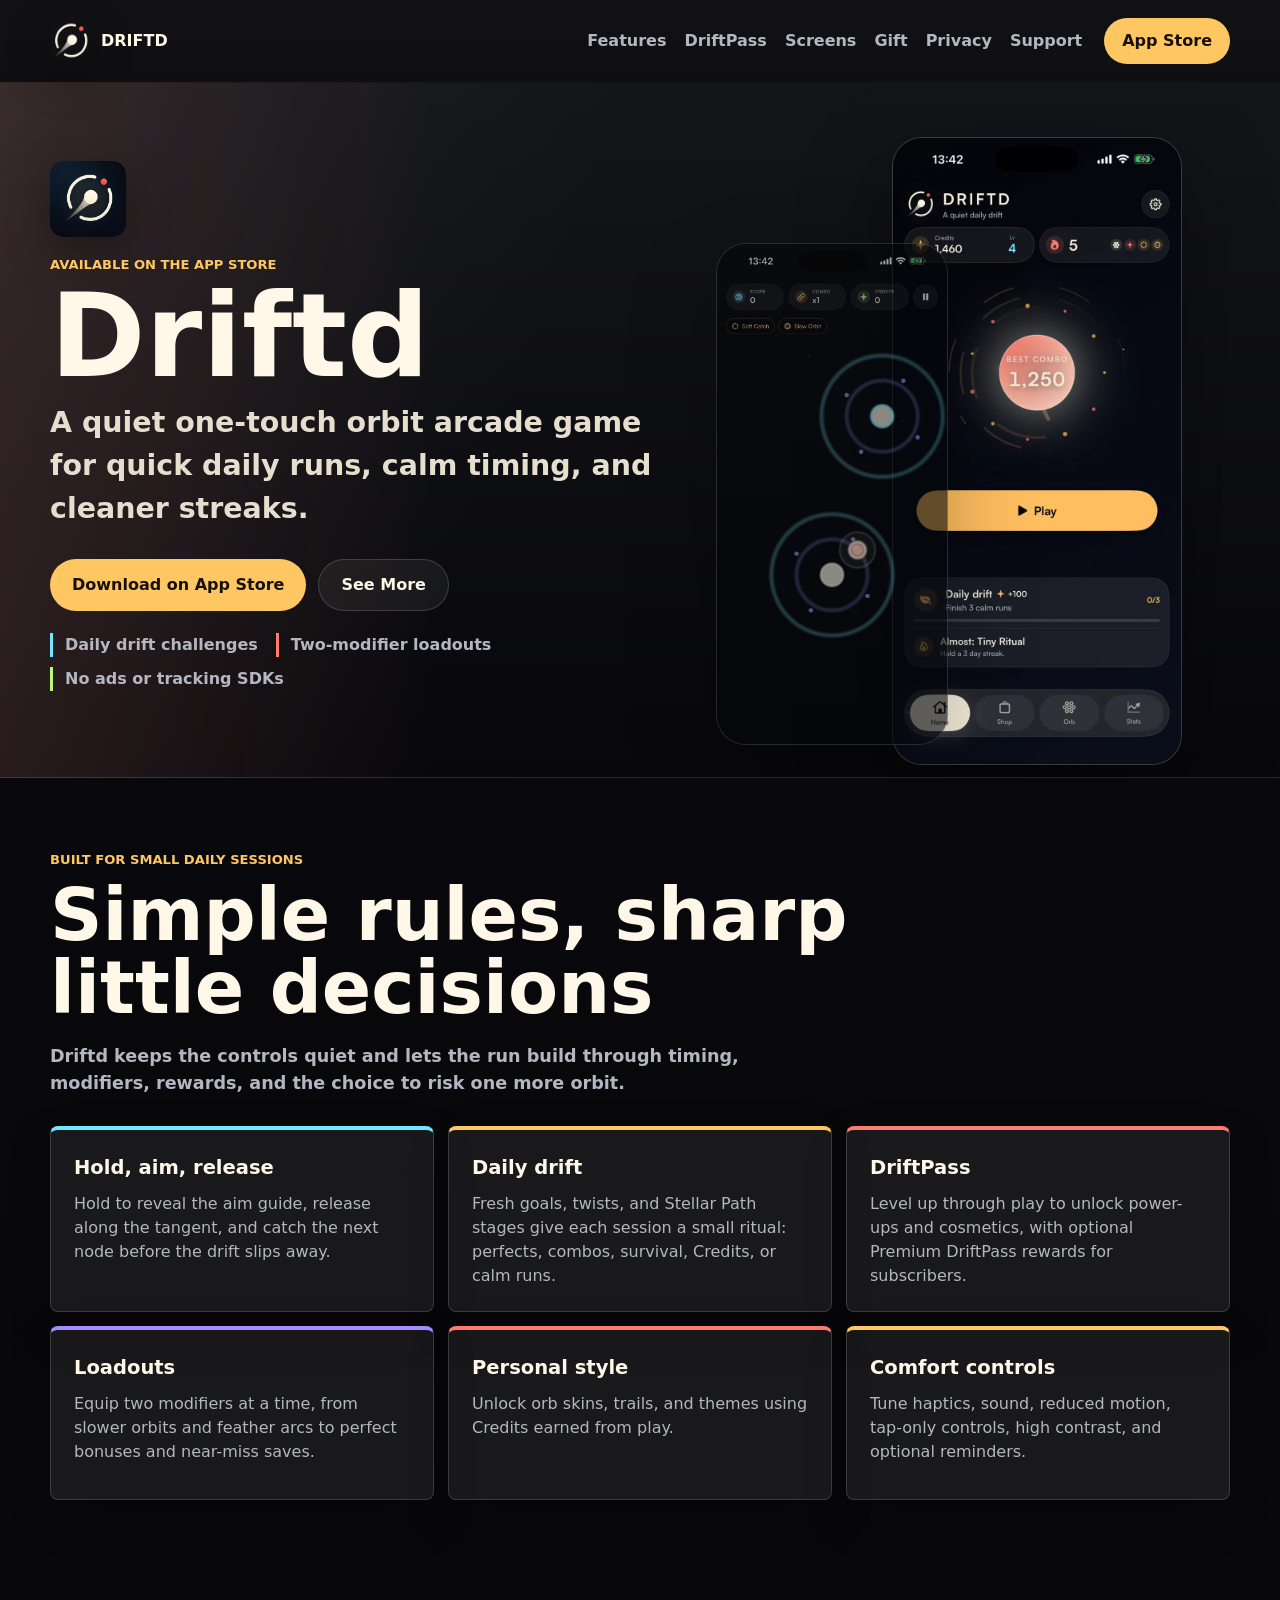
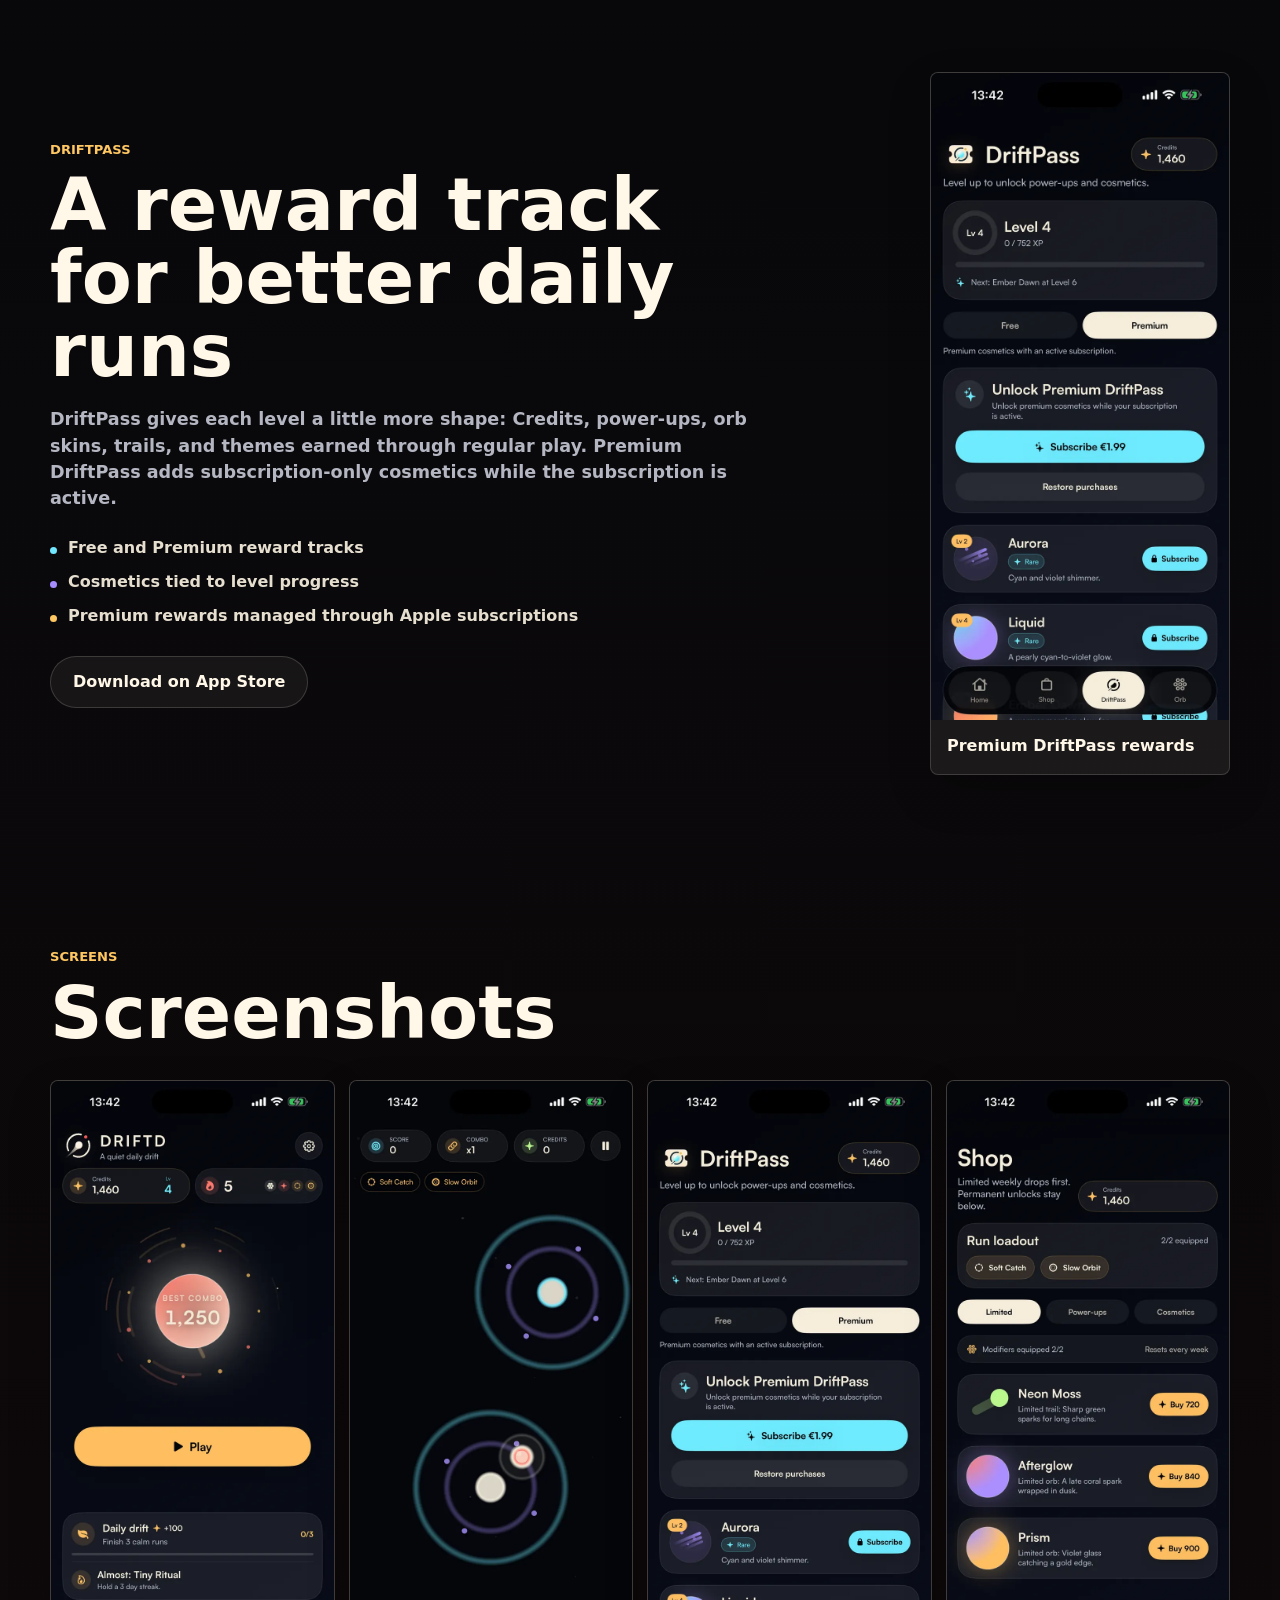
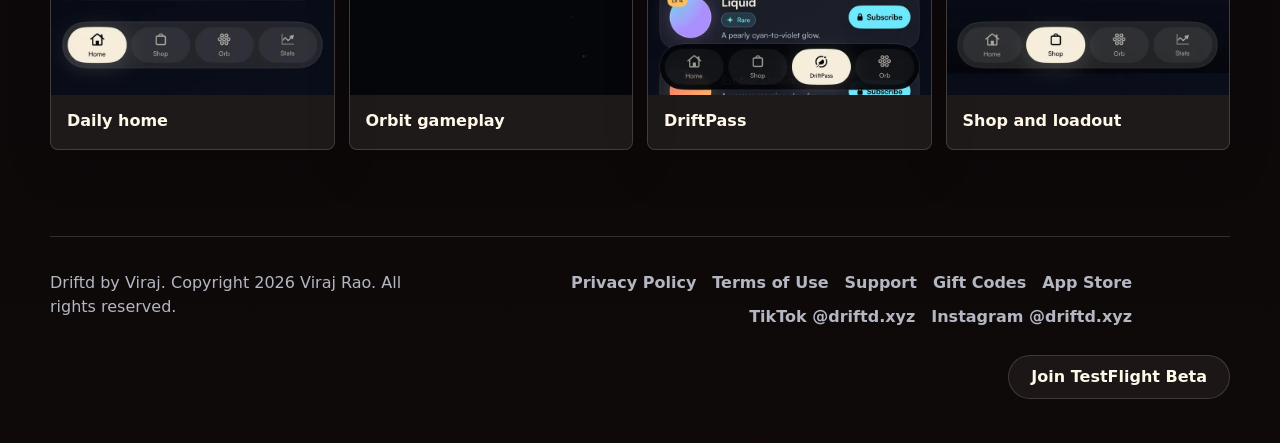
<file: index.html>
<!doctype html>
<html lang="en">
<head>
  <meta charset="utf-8">
  <meta name="viewport" content="width=device-width, initial-scale=1">
  <title>Driftd - One-touch orbit arcade</title>
  <meta name="description" content="Driftd is a calm one-touch arcade game for iPhone with daily challenges, Stellar Path stages, streaks, loadouts, cosmetics, and DriftPass rewards. Download it on the App Store.">
  <link rel="canonical" href="https://driftd.xyz/">
  <meta name="theme-color" content="#09090d">
  <meta property="og:type" content="website">
  <meta property="og:site_name" content="Driftd">
  <meta property="og:title" content="Driftd - One-touch orbit arcade">
  <meta property="og:description" content="Quick daily orbit runs, Stellar Path stages, calm timing, loadouts, cosmetics, and DriftPass rewards for iPhone. Now available on the App Store.">
  <meta property="og:url" content="https://driftd.xyz/">
  <meta property="og:image" content="https://driftd.xyz/assets/driftd-app-icon.png">
  <meta name="twitter:card" content="summary">
  <meta name="twitter:title" content="Driftd - One-touch orbit arcade">
  <meta name="twitter:description" content="Quick daily orbit runs, Stellar Path stages, calm timing, loadouts, cosmetics, and DriftPass rewards for iPhone. Now available on the App Store.">
  <meta name="twitter:image" content="https://driftd.xyz/assets/driftd-app-icon.png">
  <link rel="icon" href="assets/driftd-app-icon.png">
  <link rel="apple-touch-icon" href="assets/driftd-app-icon.png">
  <link rel="stylesheet" href="styles.css?v=20260520">
</head>
<body>
  <header class="site-header">
    <a class="brand" href="index.html" aria-label="Driftd home">
      <picture>
        <source srcset="assets/driftd-logo-mark.webp" type="image/webp">
        <img src="assets/driftd-logo.png" alt="" width="40" height="40">
      </picture>
      <span>DRIFTD</span>
    </a>
    <nav class="main-nav" aria-label="Main navigation">
      <a href="#features">Features</a>
      <a href="#driftpass">DriftPass</a>
      <a href="#screenshots">Screens</a>
      <a href="gift/">Gift</a>
      <a href="privacy.html">Privacy</a>
      <a href="support.html">Support</a>
    </nav>
    <a class="header-cta" href="https://apps.apple.com/nl/app/driftd/id6770102466?l=en-GB" aria-label="Download Driftd on the App Store">App Store</a>
  </header>

  <main>
    <section class="hero" aria-labelledby="hero-title">
      <div class="hero-inner">
        <div class="hero-copy">
          <picture>
            <source srcset="assets/driftd-app-icon-256.webp" type="image/webp">
            <img class="app-icon" src="assets/driftd-app-icon.png" alt="Driftd app icon" width="76" height="76">
          </picture>
          <p class="eyebrow">Available on the App Store</p>
          <h1 id="hero-title">Driftd</h1>
          <p class="lede">A quiet one-touch orbit arcade game for quick daily runs, calm timing, and cleaner streaks.</p>
          <div class="actions">
            <a class="button primary" href="https://apps.apple.com/nl/app/driftd/id6770102466?l=en-GB">Download on App Store</a>
            <a class="button secondary" href="#screenshots">See More</a>
          </div>
          <ul class="hero-points" aria-label="Driftd highlights">
            <li>Daily drift challenges</li>
            <li>Two-modifier loadouts</li>
            <li>No ads or tracking SDKs</li>
          </ul>
        </div>
        <div class="hero-showcase" aria-label="Driftd app preview">
          <picture class="phone-shot phone-shot-primary">
            <source srcset="screenshots/home.webp" type="image/webp">
            <img src="screenshots/home.png" alt="Driftd home screen with the Play button, daily challenge, level, Credits, and streak progress" width="1320" height="2868">
          </picture>
          <picture class="phone-shot phone-shot-secondary">
            <source srcset="screenshots/gameplay.webp" type="image/webp">
            <img src="screenshots/gameplay.png" alt="" width="1320" height="2868">
          </picture>
        </div>
      </div>
    </section>

    <section id="features" class="section">
      <div class="section-heading">
        <p class="eyebrow">Built for small daily sessions</p>
        <h2>Simple rules, sharp little decisions</h2>
        <p>Driftd keeps the controls quiet and lets the run build through timing, modifiers, rewards, and the choice to risk one more orbit.</p>
      </div>
      <div class="feature-grid">
        <article>
          <h3>Hold, aim, release</h3>
          <p>Hold to reveal the aim guide, release along the tangent, and catch the next node before the drift slips away.</p>
        </article>
        <article>
          <h3>Daily drift</h3>
          <p>Fresh goals, twists, and Stellar Path stages give each session a small ritual: perfects, combos, survival, Credits, or calm runs.</p>
        </article>
        <article>
          <h3>DriftPass</h3>
          <p>Level up through play to unlock power-ups and cosmetics, with optional Premium DriftPass rewards for subscribers.</p>
        </article>
        <article>
          <h3>Loadouts</h3>
          <p>Equip two modifiers at a time, from slower orbits and feather arcs to perfect bonuses and near-miss saves.</p>
        </article>
        <article>
          <h3>Personal style</h3>
          <p>Unlock orb skins, trails, and themes using Credits earned from play.</p>
        </article>
        <article>
          <h3>Comfort controls</h3>
          <p>Tune haptics, sound, reduced motion, tap-only controls, high contrast, and optional reminders.</p>
        </article>
      </div>
    </section>

    <section id="driftpass" class="section pass-section">
      <div class="pass-copy">
        <p class="eyebrow">DriftPass</p>
        <h2>A reward track for better daily runs</h2>
        <p>DriftPass gives each level a little more shape: Credits, power-ups, orb skins, trails, and themes earned through regular play. Premium DriftPass adds subscription-only cosmetics while the subscription is active.</p>
        <ul class="pass-list">
          <li>Free and Premium reward tracks</li>
          <li>Cosmetics tied to level progress</li>
          <li>Premium rewards managed through Apple subscriptions</li>
        </ul>
        <a class="button secondary" href="https://apps.apple.com/nl/app/driftd/id6770102466?l=en-GB">Download on App Store</a>
      </div>
      <figure class="pass-shot">
        <picture>
          <source srcset="screenshots/driftpass.webp" type="image/webp">
          <img src="screenshots/driftpass.png" alt="Driftd DriftPass screen showing free and premium reward tracks with subscription cosmetics" width="1320" height="2868" loading="lazy">
        </picture>
        <figcaption>Premium DriftPass rewards</figcaption>
      </figure>
    </section>

    <section id="screenshots" class="section screenshots">
      <div class="section-heading">
        <p class="eyebrow">Screens</p>
        <h2>Screenshots</h2>
      </div>
      <div class="phone-grid">
        <figure>
          <picture>
            <source srcset="screenshots/home.webp" type="image/webp">
            <img src="screenshots/home.png" alt="Driftd home screen with Credits, Level, streak, Play button, and daily challenge" width="1320" height="2868" loading="lazy">
          </picture>
          <figcaption>Daily home</figcaption>
        </figure>
        <figure>
          <picture>
            <source srcset="screenshots/gameplay.webp" type="image/webp">
            <img src="screenshots/gameplay.png" alt="Driftd gameplay with score, combo, credits, orbit nodes, and player orb" width="1320" height="2868" loading="lazy">
          </picture>
          <figcaption>Orbit gameplay</figcaption>
        </figure>
        <figure>
          <picture>
            <source srcset="screenshots/driftpass.webp" type="image/webp">
            <img src="screenshots/driftpass.png" alt="Driftd DriftPass screen with Premium subscription rewards and locked cosmetics" width="1320" height="2868" loading="lazy">
          </picture>
          <figcaption>DriftPass</figcaption>
        </figure>
        <figure>
          <picture>
            <source srcset="screenshots/shop.webp" type="image/webp">
            <img src="screenshots/shop.png" alt="Driftd shop screen with run loadout, daily items, power-ups, and cosmetics" width="1320" height="2868" loading="lazy">
          </picture>
          <figcaption>Shop and loadout</figcaption>
        </figure>
      </div>
    </section>
  </main>

  <footer class="site-footer">
    <p>Driftd by <a href="https://virajrao.com">Viraj</a>. Copyright 2026 Viraj Rao. All rights reserved.</p>
    <div class="footer-links">
      <a href="privacy.html">Privacy Policy</a>
      <a href="https://www.apple.com/legal/internet-services/itunes/dev/stdeula/">Terms of Use</a>
      <a href="support.html">Support</a>
      <a href="gift/">Gift Codes</a>
      <a href="https://apps.apple.com/nl/app/driftd/id6770102466?l=en-GB">App Store</a>
      <a href="https://www.tiktok.com/@driftd.xyz">TikTok @driftd.xyz</a>
      <a href="https://www.instagram.com/driftd.xyz/">Instagram @driftd.xyz</a>
    </div>
    <div class="footer-beta">
      <a class="button secondary" href="https://testflight.apple.com/join/kvmJxUBj">Join TestFlight Beta</a>
    </div>
  </footer>
</body>
</html>
</file>
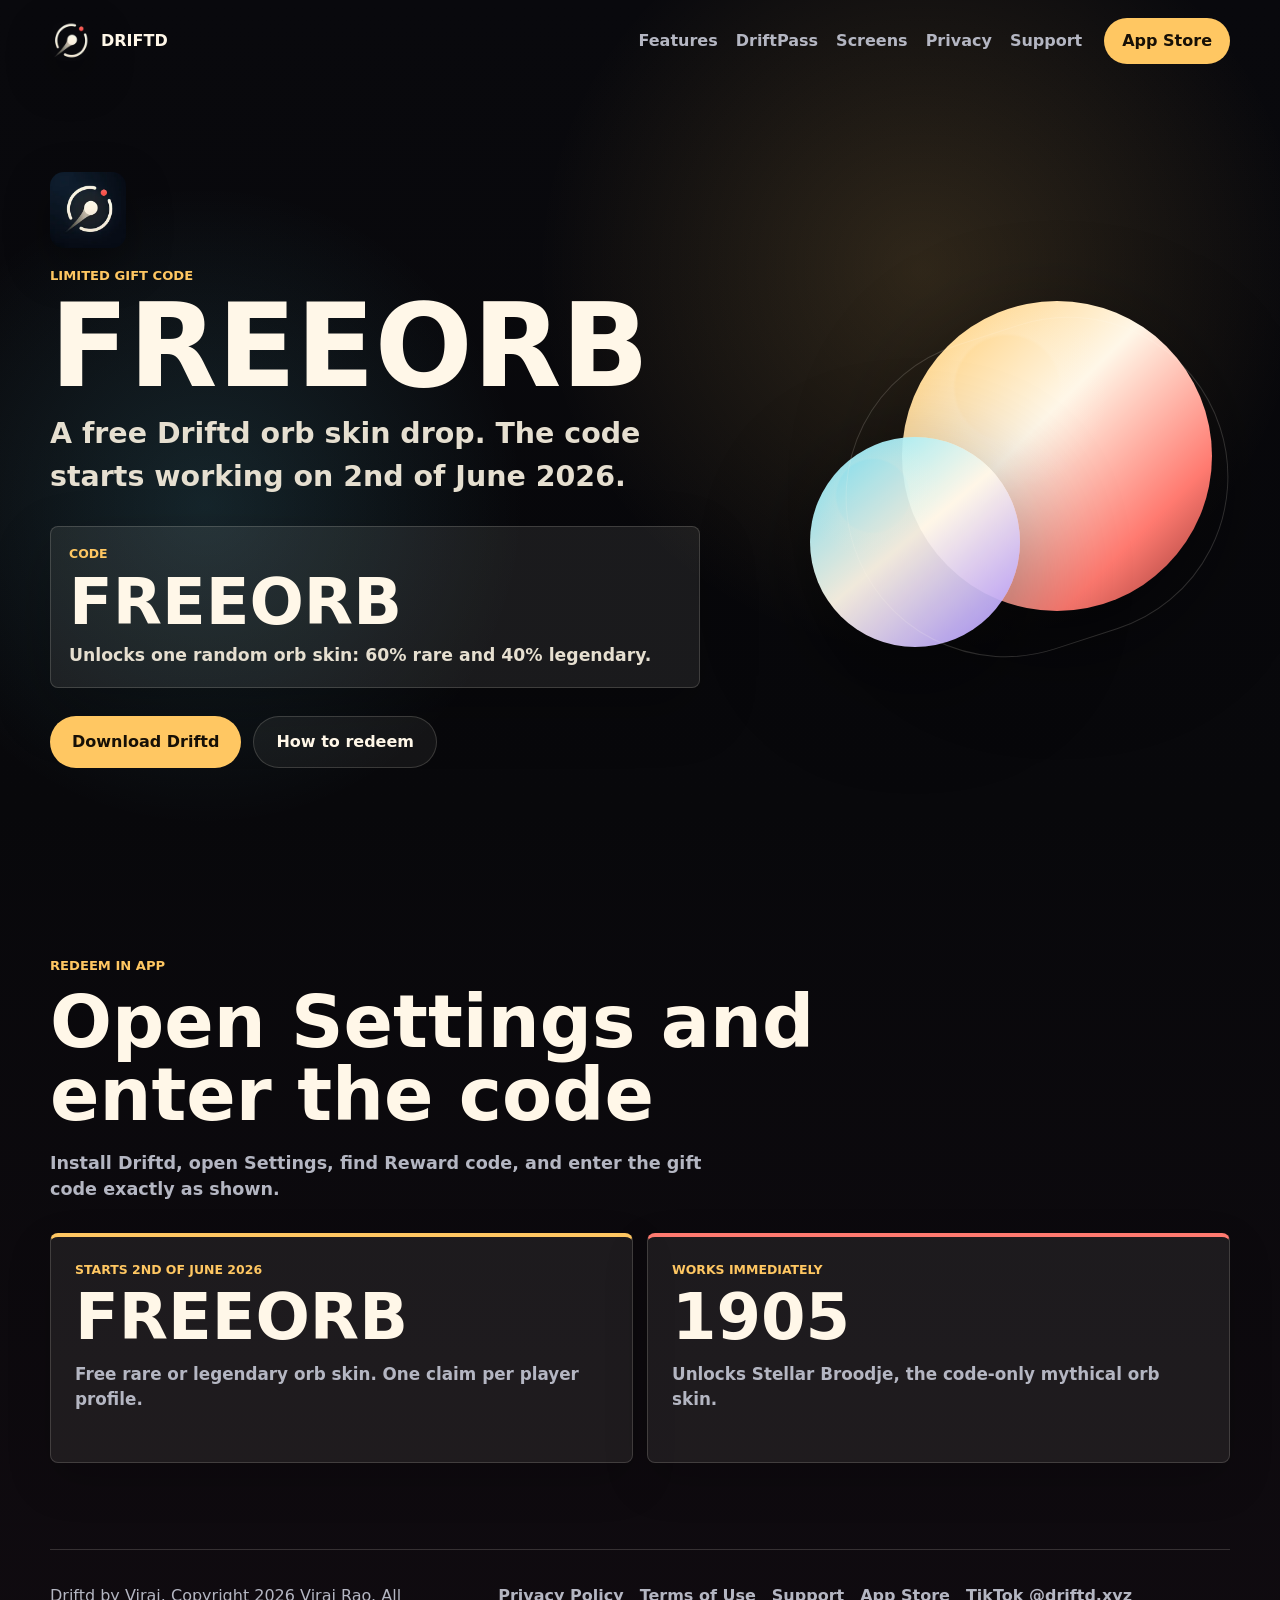
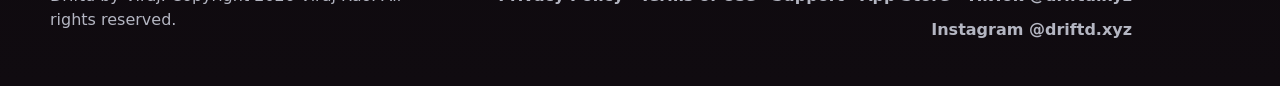
<file: gift/index.html>
<!doctype html>
<html lang="en">
<head>
  <meta charset="utf-8">
  <meta name="viewport" content="width=device-width, initial-scale=1">
  <title>FREEORB - Driftd Gift Code</title>
  <meta name="description" content="Claim Driftd gift codes. FREEORB starts working on 2nd of June 2026 for a free rare or legendary orb skin. Code 1905 works immediately.">
  <link rel="canonical" href="https://driftd.xyz/gift/">
  <meta name="theme-color" content="#09090d">
  <meta property="og:type" content="website">
  <meta property="og:site_name" content="Driftd">
  <meta property="og:title" content="FREEORB - Driftd Gift Code">
  <meta property="og:description" content="FREEORB starts working on 2nd of June 2026 for a free rare or legendary orb skin. Code 1905 works immediately.">
  <meta property="og:url" content="https://driftd.xyz/gift/">
  <meta property="og:image" content="https://driftd.xyz/assets/driftd-app-icon.png">
  <meta name="twitter:card" content="summary">
  <meta name="twitter:title" content="FREEORB - Driftd Gift Code">
  <meta name="twitter:description" content="FREEORB starts working on 2nd of June 2026 for a free rare or legendary orb skin. Code 1905 works immediately.">
  <meta name="twitter:image" content="https://driftd.xyz/assets/driftd-app-icon.png">
  <link rel="icon" href="../assets/driftd-app-icon.png">
  <link rel="apple-touch-icon" href="../assets/driftd-app-icon.png">
  <link rel="stylesheet" href="../styles.css?v=20260531">
</head>
<body class="gift-page">
  <header class="site-header">
    <a class="brand" href="../index.html" aria-label="Driftd home">
      <picture>
        <source srcset="../assets/driftd-logo-mark.webp" type="image/webp">
        <img src="../assets/driftd-logo.png" alt="" width="40" height="40">
      </picture>
      <span>DRIFTD</span>
    </a>
    <nav class="main-nav" aria-label="Main navigation">
      <a href="../index.html#features">Features</a>
      <a href="../index.html#driftpass">DriftPass</a>
      <a href="../index.html#screenshots">Screens</a>
      <a href="../privacy.html">Privacy</a>
      <a href="../support.html">Support</a>
    </nav>
    <a class="header-cta" href="https://apps.apple.com/nl/app/driftd/id6770102466?l=en-GB" aria-label="Download Driftd on the App Store">App Store</a>
  </header>

  <main>
    <section class="gift-hero" aria-labelledby="gift-title">
      <div class="gift-copy">
        <picture>
          <source srcset="../assets/driftd-app-icon-256.webp" type="image/webp">
          <img class="app-icon" src="../assets/driftd-app-icon.png" alt="Driftd app icon" width="76" height="76">
        </picture>
        <p class="eyebrow">Limited gift code</p>
        <h1 id="gift-title">FREEORB</h1>
        <p class="lede">A free Driftd orb skin drop. The code starts working on 2nd of June 2026.</p>
        <div class="gift-code-panel" aria-label="FREEORB reward details">
          <div>
            <span class="code-label">Code</span>
            <strong>FREEORB</strong>
          </div>
          <p>Unlocks one random orb skin: 60% rare and 40% legendary.</p>
        </div>
        <div class="actions">
          <a class="button primary" href="https://apps.apple.com/nl/app/driftd/id6770102466?l=en-GB">Download Driftd</a>
          <a class="button secondary" href="#redeem">How to redeem</a>
        </div>
      </div>
      <div class="gift-orb-stage" aria-hidden="true">
        <div class="gift-orb gift-orb-legendary"></div>
        <div class="gift-orb gift-orb-rare"></div>
        <div class="gift-ring"></div>
      </div>
    </section>

    <section id="redeem" class="section gift-section">
      <div class="section-heading">
        <p class="eyebrow">Redeem in app</p>
        <h2>Open Settings and enter the code</h2>
        <p>Install Driftd, open Settings, find Reward code, and enter the gift code exactly as shown.</p>
      </div>
      <div class="gift-grid">
        <article>
          <span class="code-label">Starts 2nd of June 2026</span>
          <h3>FREEORB</h3>
          <p>Free rare or legendary orb skin. One claim per player profile.</p>
        </article>
        <article>
          <span class="code-label">Works immediately</span>
          <h3>1905</h3>
          <p>Unlocks Stellar Broodje, the code-only mythical orb skin.</p>
        </article>
      </div>
    </section>
  </main>

  <footer class="site-footer">
    <p>Driftd by <a href="https://virajrao.com">Viraj</a>. Copyright 2026 Viraj Rao. All rights reserved.</p>
    <div class="footer-links">
      <a href="../privacy.html">Privacy Policy</a>
      <a href="https://www.apple.com/legal/internet-services/itunes/dev/stdeula/">Terms of Use</a>
      <a href="../support.html">Support</a>
      <a href="https://apps.apple.com/nl/app/driftd/id6770102466?l=en-GB">App Store</a>
      <a href="https://www.tiktok.com/@driftd.xyz">TikTok @driftd.xyz</a>
      <a href="https://www.instagram.com/driftd.xyz/">Instagram @driftd.xyz</a>
    </div>
  </footer>
</body>
</html>
</file>
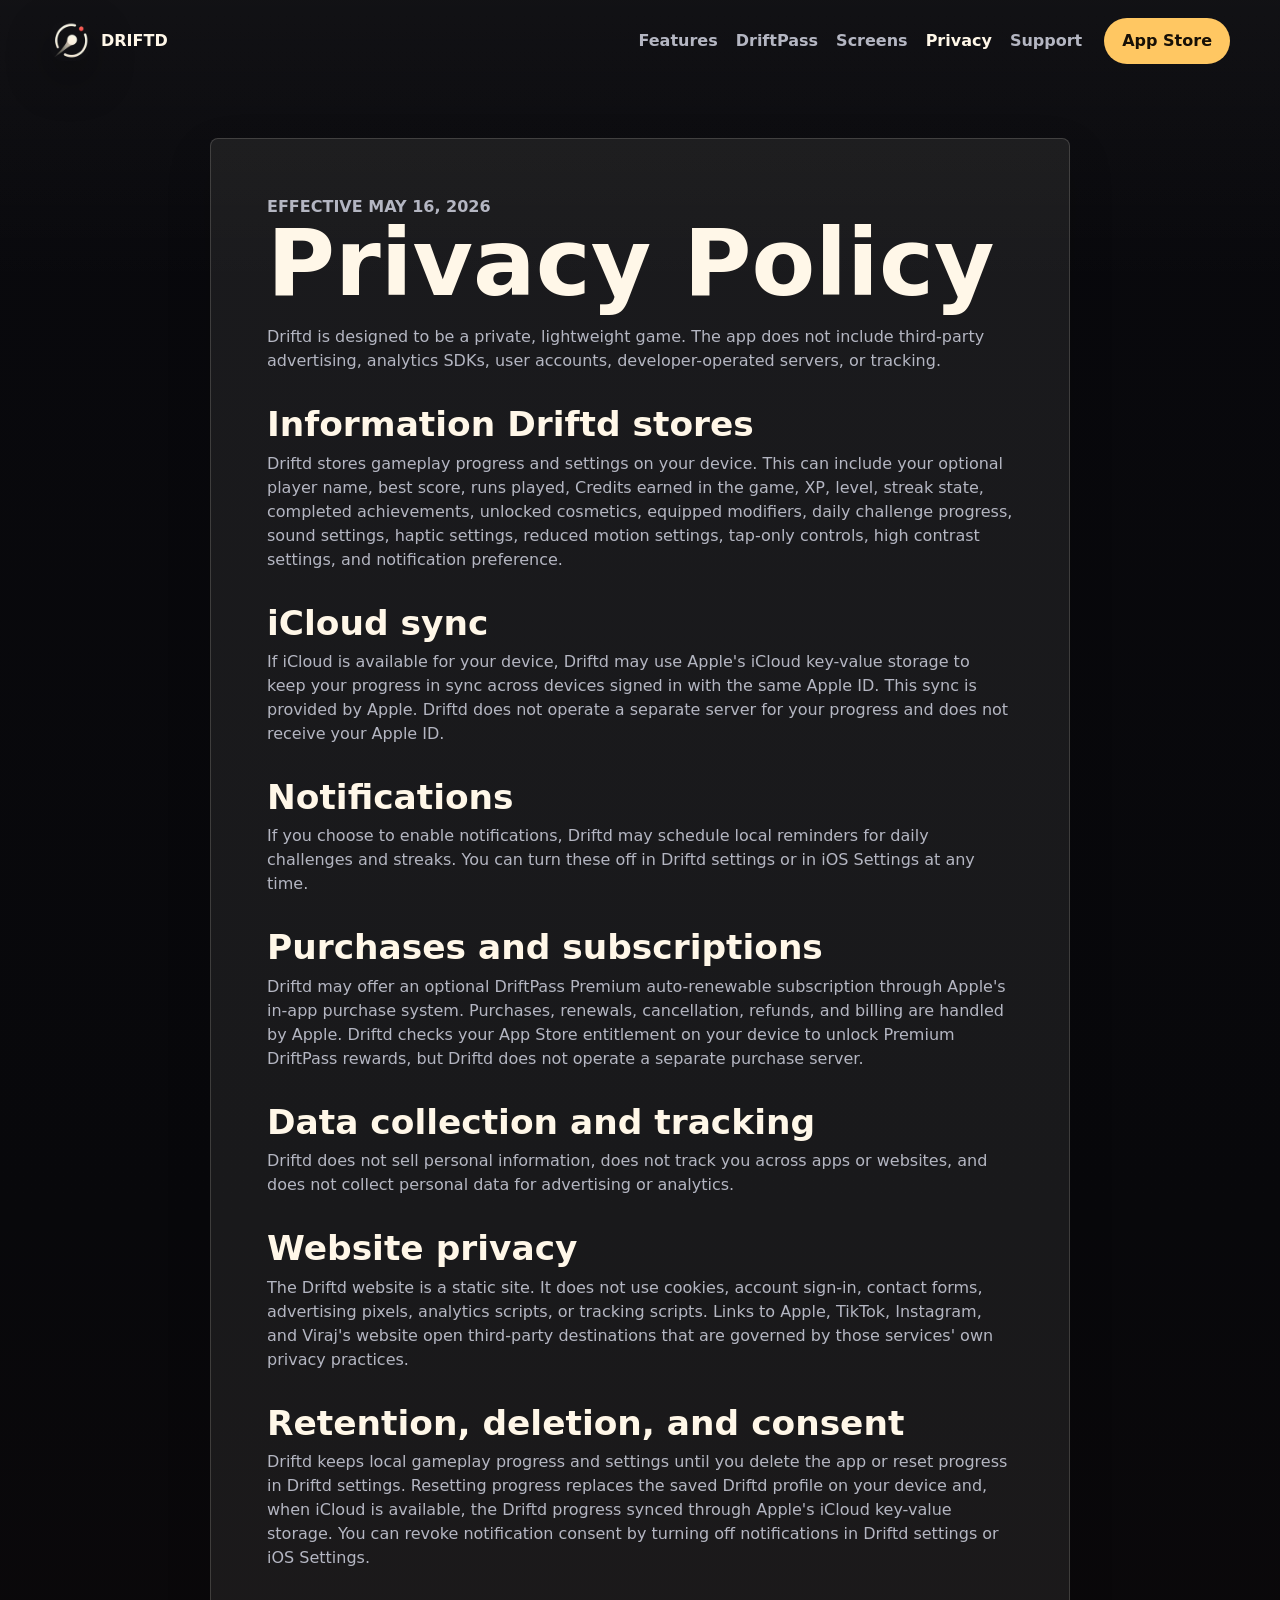
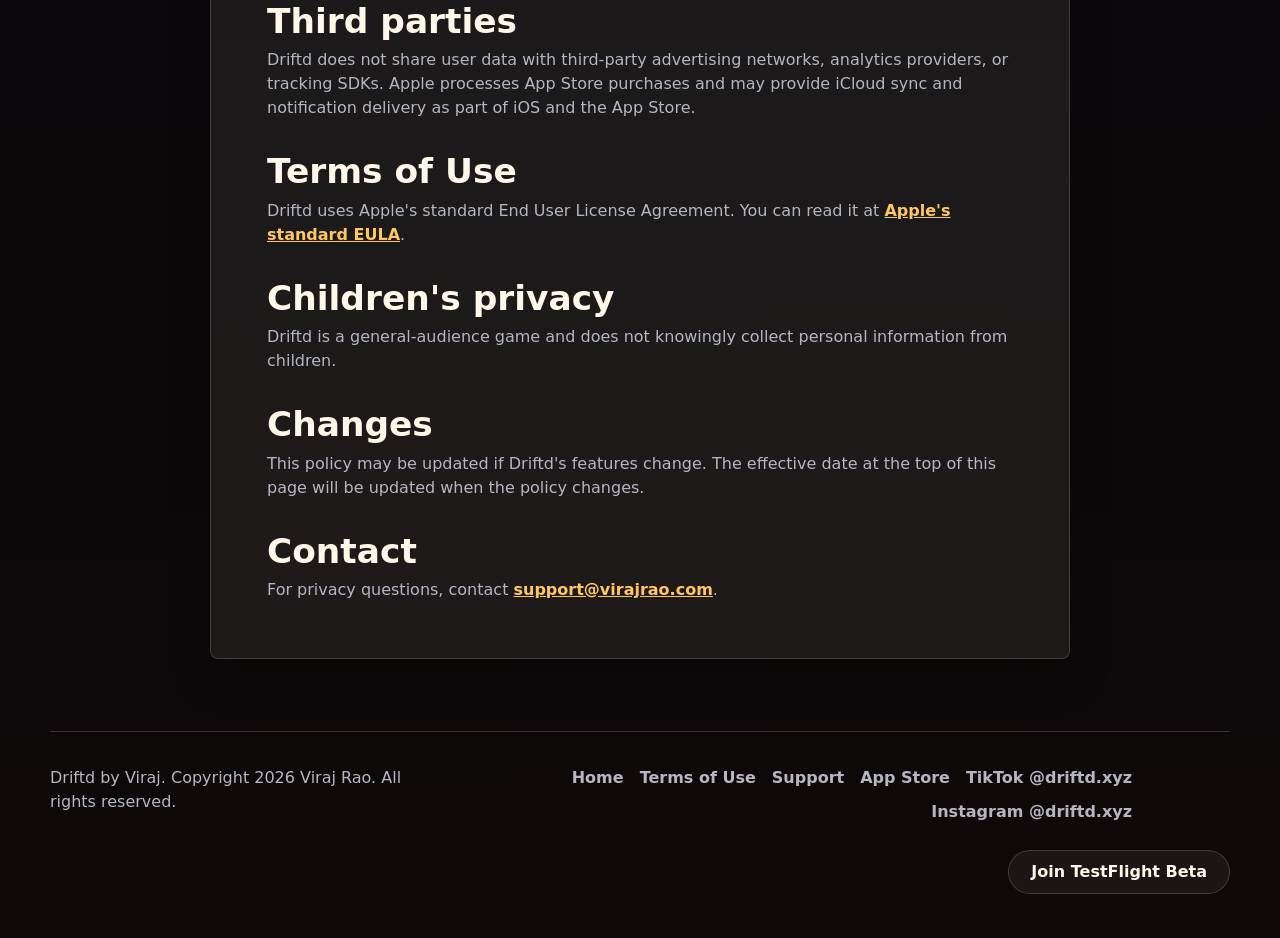
<file: privacy.html>
<!doctype html>
<html lang="en">
<head>
  <meta charset="utf-8">
  <meta name="viewport" content="width=device-width, initial-scale=1">
  <title>Privacy Policy - Driftd</title>
  <meta name="description" content="Privacy Policy for Driftd, an iPhone game by Viraj Rao.">
  <link rel="canonical" href="https://driftd.xyz/privacy.html">
  <meta name="theme-color" content="#09090d">
  <meta property="og:type" content="website">
  <meta property="og:site_name" content="Driftd">
  <meta property="og:title" content="Privacy Policy - Driftd">
  <meta property="og:description" content="Driftd does not include third-party ads, analytics SDKs, accounts, developer-operated servers, or tracking.">
  <meta property="og:url" content="https://driftd.xyz/privacy.html">
  <meta property="og:image" content="https://driftd.xyz/assets/driftd-app-icon.png">
  <meta name="twitter:card" content="summary">
  <meta name="twitter:title" content="Privacy Policy - Driftd">
  <meta name="twitter:description" content="Driftd does not include third-party ads, analytics SDKs, accounts, developer-operated servers, or tracking.">
  <meta name="twitter:image" content="https://driftd.xyz/assets/driftd-app-icon.png">
  <link rel="icon" href="assets/driftd-app-icon.png">
  <link rel="apple-touch-icon" href="assets/driftd-app-icon.png">
  <link rel="stylesheet" href="styles.css?v=20260520">
</head>
<body>
  <header class="site-header">
    <a class="brand" href="index.html" aria-label="Driftd home">
      <picture>
        <source srcset="assets/driftd-logo-mark.webp" type="image/webp">
        <img src="assets/driftd-logo.png" alt="" width="40" height="40">
      </picture>
      <span>DRIFTD</span>
    </a>
    <nav class="main-nav" aria-label="Main navigation">
      <a href="index.html#features">Features</a>
      <a href="index.html#driftpass">DriftPass</a>
      <a href="index.html#screenshots">Screens</a>
      <a href="privacy.html" aria-current="page">Privacy</a>
      <a href="support.html">Support</a>
    </nav>
    <a class="header-cta" href="https://apps.apple.com/nl/app/driftd/id6770102466?l=en-GB" aria-label="Download Driftd on the App Store">App Store</a>
  </header>

  <main class="legal">
    <p class="eyebrow">Effective May 16, 2026</p>
    <h1>Privacy Policy</h1>

    <p>Driftd is designed to be a private, lightweight game. The app does not include third-party advertising, analytics SDKs, user accounts, developer-operated servers, or tracking.</p>

    <h2>Information Driftd stores</h2>
    <p>Driftd stores gameplay progress and settings on your device. This can include your optional player name, best score, runs played, Credits earned in the game, XP, level, streak state, completed achievements, unlocked cosmetics, equipped modifiers, daily challenge progress, sound settings, haptic settings, reduced motion settings, tap-only controls, high contrast settings, and notification preference.</p>

    <h2>iCloud sync</h2>
    <p>If iCloud is available for your device, Driftd may use Apple's iCloud key-value storage to keep your progress in sync across devices signed in with the same Apple ID. This sync is provided by Apple. Driftd does not operate a separate server for your progress and does not receive your Apple ID.</p>

    <h2>Notifications</h2>
    <p>If you choose to enable notifications, Driftd may schedule local reminders for daily challenges and streaks. You can turn these off in Driftd settings or in iOS Settings at any time.</p>

    <h2>Purchases and subscriptions</h2>
    <p>Driftd may offer an optional DriftPass Premium auto-renewable subscription through Apple's in-app purchase system. Purchases, renewals, cancellation, refunds, and billing are handled by Apple. Driftd checks your App Store entitlement on your device to unlock Premium DriftPass rewards, but Driftd does not operate a separate purchase server.</p>

    <h2>Data collection and tracking</h2>
    <p>Driftd does not sell personal information, does not track you across apps or websites, and does not collect personal data for advertising or analytics.</p>

    <h2>Website privacy</h2>
    <p>The Driftd website is a static site. It does not use cookies, account sign-in, contact forms, advertising pixels, analytics scripts, or tracking scripts. Links to Apple, TikTok, Instagram, and Viraj's website open third-party destinations that are governed by those services' own privacy practices.</p>

    <h2>Retention, deletion, and consent</h2>
    <p>Driftd keeps local gameplay progress and settings until you delete the app or reset progress in Driftd settings. Resetting progress replaces the saved Driftd profile on your device and, when iCloud is available, the Driftd progress synced through Apple's iCloud key-value storage. You can revoke notification consent by turning off notifications in Driftd settings or iOS Settings.</p>

    <h2>Third parties</h2>
    <p>Driftd does not share user data with third-party advertising networks, analytics providers, or tracking SDKs. Apple processes App Store purchases and may provide iCloud sync and notification delivery as part of iOS and the App Store.</p>

    <h2>Terms of Use</h2>
    <p>Driftd uses Apple's standard End User License Agreement. You can read it at <a href="https://www.apple.com/legal/internet-services/itunes/dev/stdeula/">Apple's standard EULA</a>.</p>

    <h2>Children's privacy</h2>
    <p>Driftd is a general-audience game and does not knowingly collect personal information from children.</p>

    <h2>Changes</h2>
    <p>This policy may be updated if Driftd's features change. The effective date at the top of this page will be updated when the policy changes.</p>

    <h2>Contact</h2>
    <p>For privacy questions, contact <a href="mailto:support@virajrao.com">support@virajrao.com</a>.</p>
  </main>

  <footer class="site-footer">
    <p>Driftd by <a href="https://virajrao.com">Viraj</a>. Copyright 2026 Viraj Rao. All rights reserved.</p>
    <div class="footer-links">
      <a href="index.html">Home</a>
      <a href="https://www.apple.com/legal/internet-services/itunes/dev/stdeula/">Terms of Use</a>
      <a href="support.html">Support</a>
      <a href="https://apps.apple.com/nl/app/driftd/id6770102466?l=en-GB">App Store</a>
      <a href="https://www.tiktok.com/@driftd.xyz">TikTok @driftd.xyz</a>
      <a href="https://www.instagram.com/driftd.xyz/">Instagram @driftd.xyz</a>
    </div>
    <div class="footer-beta">
      <a class="button secondary" href="https://testflight.apple.com/join/kvmJxUBj">Join TestFlight Beta</a>
    </div>
  </footer>
</body>
</html>
</file>
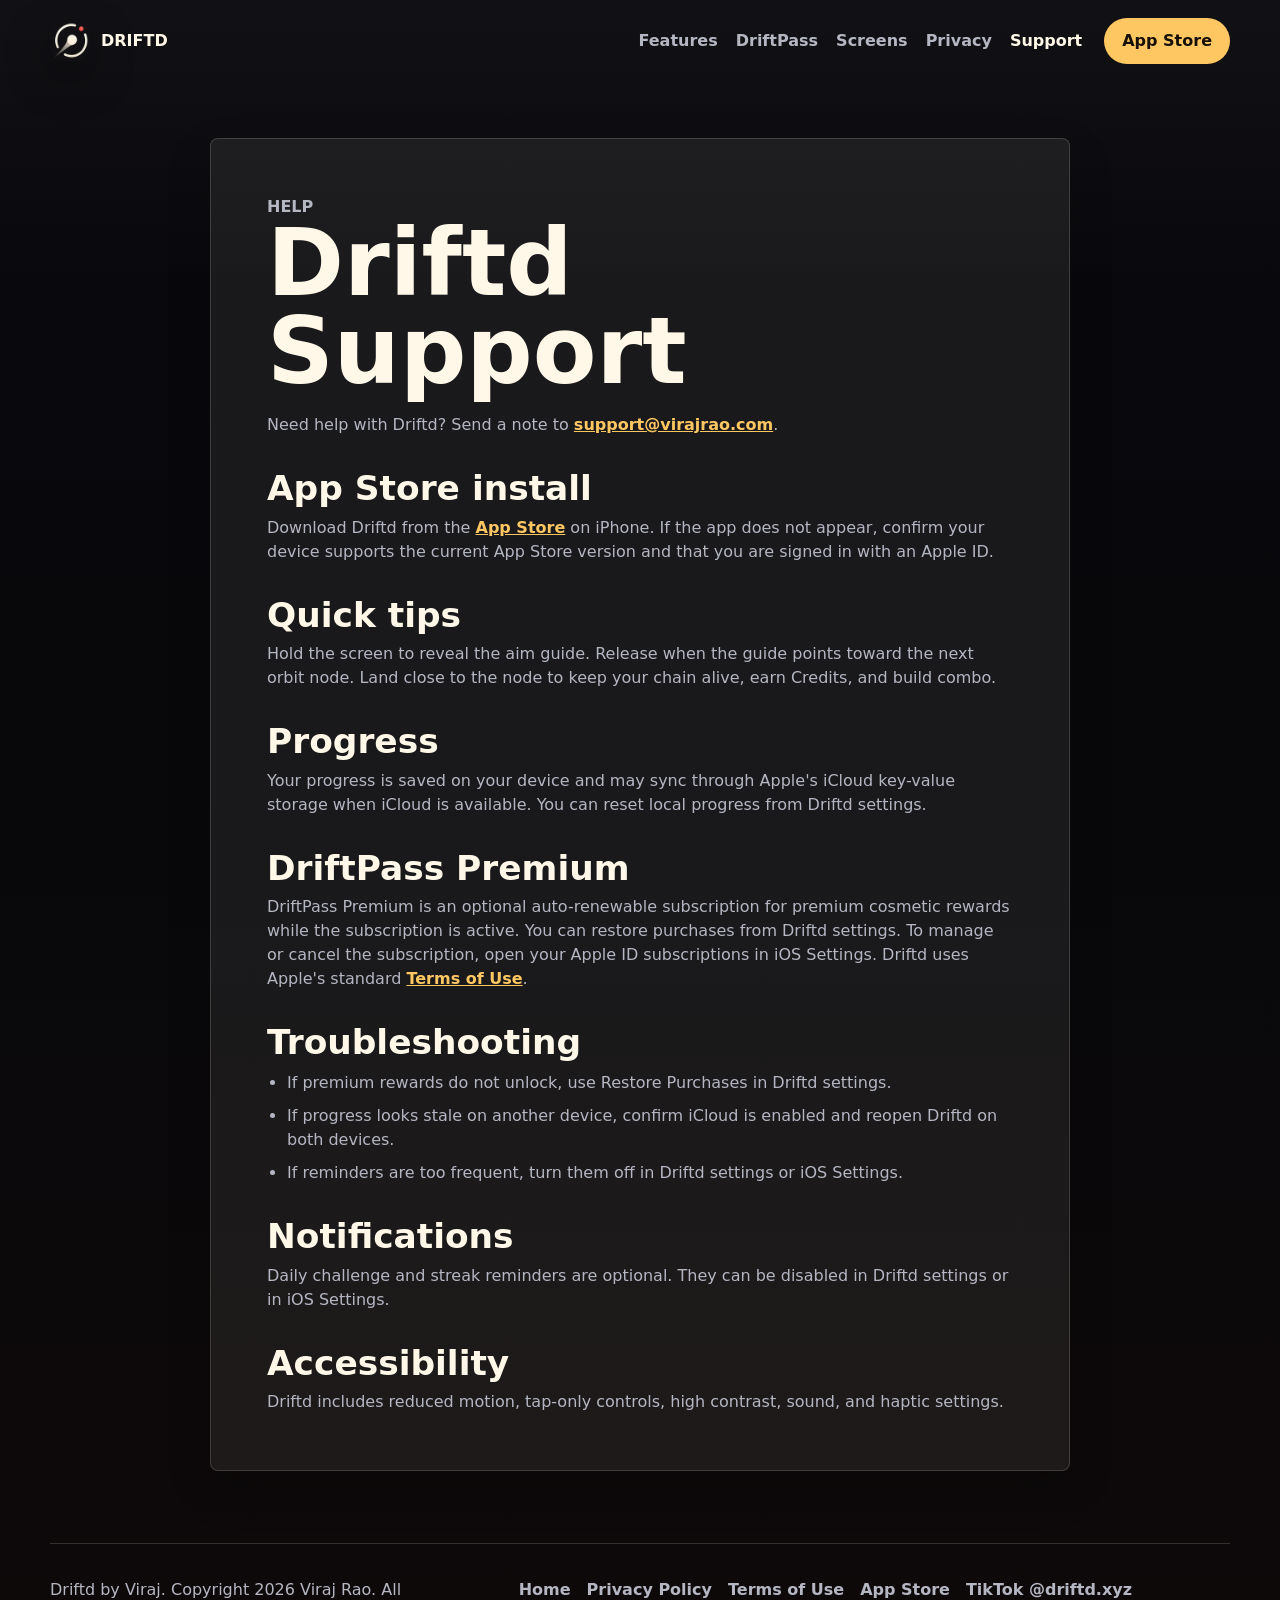
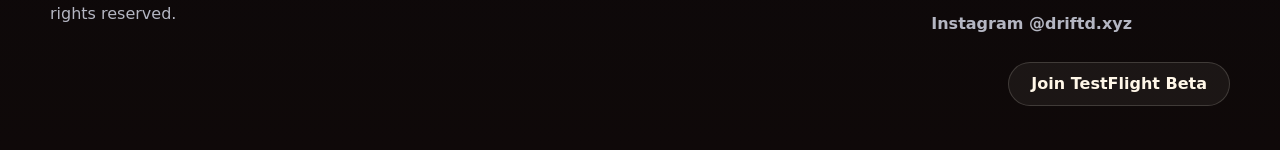
<file: support.html>
<!doctype html>
<html lang="en">
<head>
  <meta charset="utf-8">
  <meta name="viewport" content="width=device-width, initial-scale=1">
  <title>Support - Driftd</title>
  <meta name="description" content="Support, App Store install help, purchase restore guidance, and accessibility notes for Driftd.">
  <link rel="canonical" href="https://driftd.xyz/support.html">
  <meta name="theme-color" content="#09090d">
  <meta property="og:type" content="website">
  <meta property="og:site_name" content="Driftd">
  <meta property="og:title" content="Support - Driftd">
  <meta property="og:description" content="Get help with Driftd App Store installs, gameplay, progress, notifications, accessibility, and DriftPass Premium.">
  <meta property="og:url" content="https://driftd.xyz/support.html">
  <meta property="og:image" content="https://driftd.xyz/assets/driftd-app-icon.png">
  <meta name="twitter:card" content="summary">
  <meta name="twitter:title" content="Support - Driftd">
  <meta name="twitter:description" content="Get help with Driftd App Store installs, gameplay, progress, notifications, accessibility, and DriftPass Premium.">
  <meta name="twitter:image" content="https://driftd.xyz/assets/driftd-app-icon.png">
  <link rel="icon" href="assets/driftd-app-icon.png">
  <link rel="apple-touch-icon" href="assets/driftd-app-icon.png">
  <link rel="stylesheet" href="styles.css?v=20260520">
</head>
<body>
  <header class="site-header">
    <a class="brand" href="index.html" aria-label="Driftd home">
      <picture>
        <source srcset="assets/driftd-logo-mark.webp" type="image/webp">
        <img src="assets/driftd-logo.png" alt="" width="40" height="40">
      </picture>
      <span>DRIFTD</span>
    </a>
    <nav class="main-nav" aria-label="Main navigation">
      <a href="index.html#features">Features</a>
      <a href="index.html#driftpass">DriftPass</a>
      <a href="index.html#screenshots">Screens</a>
      <a href="privacy.html">Privacy</a>
      <a href="support.html" aria-current="page">Support</a>
    </nav>
    <a class="header-cta" href="https://apps.apple.com/nl/app/driftd/id6770102466?l=en-GB" aria-label="Download Driftd on the App Store">App Store</a>
  </header>

  <main class="legal">
    <p class="eyebrow">Help</p>
    <h1>Driftd Support</h1>
    <p>Need help with Driftd? Send a note to <a href="mailto:support@virajrao.com">support@virajrao.com</a>.</p>

    <h2>App Store install</h2>
    <p>Download Driftd from the <a href="https://apps.apple.com/nl/app/driftd/id6770102466?l=en-GB">App Store</a> on iPhone. If the app does not appear, confirm your device supports the current App Store version and that you are signed in with an Apple ID.</p>

    <h2>Quick tips</h2>
    <p>Hold the screen to reveal the aim guide. Release when the guide points toward the next orbit node. Land close to the node to keep your chain alive, earn Credits, and build combo.</p>

    <h2>Progress</h2>
    <p>Your progress is saved on your device and may sync through Apple's iCloud key-value storage when iCloud is available. You can reset local progress from Driftd settings.</p>

    <h2>DriftPass Premium</h2>
    <p>DriftPass Premium is an optional auto-renewable subscription for premium cosmetic rewards while the subscription is active. You can restore purchases from Driftd settings. To manage or cancel the subscription, open your Apple ID subscriptions in iOS Settings. Driftd uses Apple's standard <a href="https://www.apple.com/legal/internet-services/itunes/dev/stdeula/">Terms of Use</a>.</p>

    <h2>Troubleshooting</h2>
    <ul>
      <li>If premium rewards do not unlock, use Restore Purchases in Driftd settings.</li>
      <li>If progress looks stale on another device, confirm iCloud is enabled and reopen Driftd on both devices.</li>
      <li>If reminders are too frequent, turn them off in Driftd settings or iOS Settings.</li>
    </ul>

    <h2>Notifications</h2>
    <p>Daily challenge and streak reminders are optional. They can be disabled in Driftd settings or in iOS Settings.</p>

    <h2>Accessibility</h2>
    <p>Driftd includes reduced motion, tap-only controls, high contrast, sound, and haptic settings.</p>
  </main>

  <footer class="site-footer">
    <p>Driftd by <a href="https://virajrao.com">Viraj</a>. Copyright 2026 Viraj Rao. All rights reserved.</p>
    <div class="footer-links">
      <a href="index.html">Home</a>
      <a href="privacy.html">Privacy Policy</a>
      <a href="https://www.apple.com/legal/internet-services/itunes/dev/stdeula/">Terms of Use</a>
      <a href="https://apps.apple.com/nl/app/driftd/id6770102466?l=en-GB">App Store</a>
      <a href="https://www.tiktok.com/@driftd.xyz">TikTok @driftd.xyz</a>
      <a href="https://www.instagram.com/driftd.xyz/">Instagram @driftd.xyz</a>
    </div>
    <div class="footer-beta">
      <a class="button secondary" href="https://testflight.apple.com/join/kvmJxUBj">Join TestFlight Beta</a>
    </div>
  </footer>
</body>
</html>
</file>
<file: styles.css>
:root {
  color-scheme: dark;
  --bg: #08080b;
  --bg-soft: #111114;
  --ink: #fff7e8;
  --soft: #e6dfd0;
  --muted: #b4b6c2;
  --surface: rgba(255, 247, 232, 0.07);
  --surface-strong: rgba(255, 247, 232, 0.12);
  --line: rgba(255, 247, 232, 0.16);
  --line-strong: rgba(255, 247, 232, 0.28);
  --gold: #ffc762;
  --cyan: #70e7ff;
  --coral: #ff7a70;
  --violet: #a58cff;
  --green: #baf37d;
  --max: 1180px;
  --gutter: 16px;
}

* {
  box-sizing: border-box;
}

html {
  scroll-behavior: smooth;
  overflow-x: hidden;
}

body {
  margin: 0;
  overflow-x: hidden;
  background:
    linear-gradient(180deg, rgba(255, 247, 232, 0.035), transparent 18rem),
    linear-gradient(180deg, #09090d 0%, var(--bg) 48%, #0f0909 100%);
  color: var(--ink);
  font-family: Inter, ui-sans-serif, system-ui, -apple-system, BlinkMacSystemFont, "Segoe UI", sans-serif;
  line-height: 1.5;
  text-rendering: optimizeLegibility;
}

a {
  color: inherit;
}

a:focus-visible,
button:focus-visible {
  outline: 3px solid var(--cyan);
  outline-offset: 4px;
}

img {
  max-width: 100%;
}

.site-header,
.site-footer {
  width: min(var(--max), calc(100% - 32px));
  margin: 0 auto;
}

.site-header {
  position: relative;
  z-index: 5;
  display: grid;
  grid-template-columns: auto minmax(0, 1fr) auto;
  align-items: center;
  gap: 22px;
  padding: 18px 0;
}

.brand {
  display: inline-flex;
  align-items: center;
  gap: 11px;
  min-width: max-content;
  color: var(--ink);
  font-weight: 900;
  letter-spacing: 0;
  text-decoration: none;
}

.brand picture,
.brand img {
  display: block;
  width: 40px;
  height: 40px;
}

.brand img,
.app-icon {
  border-radius: 14px;
  box-shadow: 0 16px 44px rgba(0, 0, 0, 0.34);
}

.main-nav {
  display: flex;
  flex-wrap: wrap;
  align-items: center;
  justify-content: flex-end;
  gap: 8px 18px;
  color: var(--muted);
  font-weight: 760;
}

.main-nav a,
.site-footer a {
  text-decoration: none;
}

.main-nav a {
  padding: 8px 0;
}

.main-nav a:hover,
.main-nav a[aria-current="page"],
.site-footer a:hover {
  color: var(--ink);
}

.header-cta,
.button {
  display: inline-flex;
  align-items: center;
  justify-content: center;
  min-height: 46px;
  border-radius: 999px;
  font-weight: 850;
  text-align: center;
  text-decoration: none;
  transition: transform 160ms ease, background 160ms ease, border-color 160ms ease;
}

.header-cta {
  min-width: max-content;
  padding: 0 18px;
  background: var(--gold);
  color: #171006;
}

.button {
  min-height: 52px;
  padding: 0 22px;
}

.header-cta:hover,
.button:hover {
  transform: translateY(-1px);
}

.primary {
  background: var(--gold);
  color: #171006;
}

.secondary {
  border: 1px solid var(--line);
  background: rgba(255, 247, 232, 0.055);
  color: var(--ink);
}

.secondary:hover {
  border-color: var(--line-strong);
  background: rgba(255, 247, 232, 0.095);
}

.hero {
  position: relative;
  isolation: isolate;
  overflow: hidden;
  min-height: min(600px, calc(100svh - 120px));
  border-top: 1px solid rgba(255, 247, 232, 0.05);
  border-bottom: 1px solid rgba(255, 247, 232, 0.08);
  background:
    linear-gradient(90deg, rgba(255, 122, 112, 0.1), transparent 34%),
    linear-gradient(110deg, rgba(255, 247, 232, 0.055), transparent 42%),
    linear-gradient(180deg, #141519 0%, #08080b 100%);
}

.hero-inner {
  position: relative;
  width: min(var(--max), calc(100% - 32px));
  min-height: inherit;
  margin: 0 auto;
  padding: clamp(42px, 7vw, 78px) 0 clamp(44px, 7vw, 86px);
}

.hero-copy {
  position: relative;
  z-index: 2;
  max-width: 640px;
}

.app-icon {
  display: block;
  width: 76px;
  height: 76px;
}

.eyebrow {
  margin: 18px 0 10px;
  color: var(--gold);
  font-size: 0.82rem;
  font-weight: 850;
  letter-spacing: 0;
  text-transform: uppercase;
}

h1,
h2,
h3,
p,
li {
  overflow-wrap: anywhere;
}

h1,
h2,
h3 {
  color: var(--ink);
}

h1 {
  max-width: 760px;
  margin: 0 0 14px;
  font-size: clamp(4.2rem, 9vw, 7.2rem);
  line-height: 0.9;
  letter-spacing: 0;
}

h2 {
  max-width: 860px;
  margin: 0;
  font-size: clamp(2.15rem, 5.7vw, 4.6rem);
  line-height: 1;
  letter-spacing: 0;
}

h3 {
  margin: 0 0 10px;
  font-size: 1.22rem;
}

.lede {
  max-width: min(620px, 100%);
  margin: 0;
  color: var(--soft);
  font-size: clamp(1.22rem, 2.4vw, 1.78rem);
  font-weight: 680;
}

.actions {
  display: flex;
  flex-wrap: wrap;
  gap: 12px;
  margin-top: 28px;
}

.hero-points,
.pass-list {
  padding: 0;
  list-style: none;
}

.hero-points {
  display: flex;
  flex-wrap: wrap;
  gap: 10px 18px;
  max-width: 760px;
  margin: 22px 0 0;
  color: var(--muted);
  font-weight: 760;
}

.hero-points li {
  padding-left: 12px;
  border-left: 3px solid var(--cyan);
}

.hero-points li:nth-child(2) {
  border-color: var(--coral);
}

.hero-points li:nth-child(3) {
  border-color: var(--green);
}

.hero-showcase {
  position: absolute;
  top: 28px;
  right: max(0px, calc((100vw - var(--max)) / -9));
  bottom: -92px;
  width: min(48vw, 600px);
  pointer-events: none;
}

.phone-shot {
  position: absolute;
  display: block;
  overflow: hidden;
  border: 1px solid rgba(255, 247, 232, 0.18);
  border-radius: 30px;
  background: #111218;
  box-shadow: 0 34px 90px rgba(0, 0, 0, 0.42);
}

.phone-shot img,
.pass-shot img,
.phone-grid img {
  display: block;
  width: 100%;
  height: auto;
}

.phone-shot-primary {
  top: 26px;
  right: 48px;
  width: min(35vw, 290px);
}

.phone-shot-secondary {
  top: 132px;
  right: 282px;
  width: min(26vw, 232px);
  opacity: 0.62;
  filter: saturate(0.9);
}

.section {
  width: min(var(--max), calc(100% - 32px));
  margin: 0 auto;
  padding: clamp(58px, 8vw, 86px) 0;
}

#features {
  padding-top: clamp(48px, 6vw, 72px);
}

.section-heading {
  max-width: 850px;
  margin-bottom: 30px;
}

.section-heading .eyebrow,
.pass-copy .eyebrow,
.legal .eyebrow {
  margin-top: 0;
}

.section-heading > p:not(.eyebrow),
.pass-copy > p:not(.eyebrow) {
  max-width: 700px;
  margin: 18px 0 0;
  color: var(--muted);
  font-size: 1.1rem;
  font-weight: 620;
}

.feature-grid {
  display: grid;
  grid-template-columns: repeat(3, minmax(0, 1fr));
  gap: 14px;
}

.feature-grid article,
.legal,
.phone-grid figure,
.pass-shot {
  border: 1px solid var(--line);
  background: var(--surface);
  box-shadow: 0 18px 44px rgba(0, 0, 0, 0.18);
}

.feature-grid article {
  min-height: 174px;
  padding: 23px;
  border-top: 4px solid var(--cyan);
  border-radius: 8px;
}

.feature-grid article:nth-child(2),
.feature-grid article:nth-child(6) {
  border-top-color: var(--gold);
}

.feature-grid article:nth-child(3),
.feature-grid article:nth-child(5) {
  border-top-color: var(--coral);
}

.feature-grid article:nth-child(4) {
  border-top-color: var(--violet);
}

.feature-grid p,
.legal p,
.legal li {
  margin: 0;
  color: var(--muted);
  font-size: 1rem;
}

.pass-section {
  display: grid;
  grid-template-columns: minmax(0, 1fr) minmax(220px, 300px);
  gap: clamp(32px, 7vw, 78px);
  align-items: center;
}

.pass-copy {
  max-width: 740px;
}

.pass-list {
  display: grid;
  gap: 10px;
  margin: 24px 0 28px;
  color: var(--soft);
  font-weight: 730;
}

.pass-list li {
  position: relative;
  padding-left: 18px;
}

.pass-list li::before {
  position: absolute;
  top: 0.72em;
  left: 0;
  width: 7px;
  height: 7px;
  border-radius: 999px;
  background: var(--cyan);
  content: "";
}

.pass-list li:nth-child(2)::before {
  background: var(--violet);
}

.pass-list li:nth-child(3)::before {
  background: var(--gold);
}

.pass-shot {
  justify-self: center;
  width: min(100%, 300px);
  margin: 0;
  overflow: hidden;
  border-radius: 8px;
}

.phone-grid {
  display: grid;
  grid-template-columns: repeat(4, minmax(0, 1fr));
  gap: 14px;
}

.phone-grid figure {
  margin: 0;
  overflow: hidden;
  border-radius: 8px;
}

.phone-grid img {
  aspect-ratio: 1320 / 2868;
  object-fit: cover;
  object-position: top;
}

figcaption {
  padding: 14px 16px 16px;
  color: var(--ink);
  font-weight: 850;
}

.legal {
  width: min(860px, calc(100% - 32px));
  margin: 56px auto 72px;
  padding: clamp(24px, 6vw, 56px);
  border-radius: 8px;
  overflow: hidden;
}

.legal h1 {
  margin: 0 0 18px;
  font-size: clamp(2.7rem, 8vw, 5.8rem);
  line-height: 0.95;
}

.legal h2 {
  margin-top: 34px;
  margin-bottom: 10px;
  font-size: clamp(1.42rem, 4vw, 2.15rem);
}

.legal ul {
  display: grid;
  gap: 9px;
  margin: 12px 0 0;
  padding-left: 20px;
}

.legal a {
  color: var(--gold);
  font-weight: 850;
}

.gift-page {
  background:
    radial-gradient(circle at 72% 16%, rgba(255, 199, 98, 0.16), transparent 24rem),
    radial-gradient(circle at 16% 30%, rgba(112, 231, 255, 0.13), transparent 20rem),
    linear-gradient(180deg, #09090d 0%, var(--bg) 48%, #100b10 100%);
}

.gift-hero {
  position: relative;
  display: grid;
  grid-template-columns: minmax(0, 1fr) minmax(260px, 420px);
  gap: clamp(28px, 7vw, 78px);
  align-items: center;
  width: min(var(--max), calc(100% - 32px));
  min-height: min(680px, calc(100svh - 92px));
  margin: 0 auto;
  padding: clamp(44px, 7vw, 96px) 0 clamp(54px, 8vw, 104px);
}

.gift-copy {
  max-width: 680px;
}

.gift-code-panel {
  display: grid;
  gap: 10px;
  max-width: 650px;
  margin-top: 28px;
  padding: 18px;
  border: 1px solid var(--line);
  border-radius: 8px;
  background: rgba(255, 247, 232, 0.075);
  box-shadow: 0 22px 58px rgba(0, 0, 0, 0.24);
}

.gift-code-panel strong,
.gift-grid h3 {
  display: block;
  color: var(--ink);
  font-size: clamp(2.2rem, 6vw, 4rem);
  line-height: 0.95;
}

.gift-code-panel p {
  margin: 0;
  color: var(--soft);
  font-size: 1.08rem;
  font-weight: 720;
}

.code-label {
  display: block;
  margin-bottom: 8px;
  color: var(--gold);
  font-size: 0.78rem;
  font-weight: 900;
  letter-spacing: 0;
  text-transform: uppercase;
}

.gift-orb-stage {
  position: relative;
  min-height: 410px;
}

.gift-orb,
.gift-ring {
  position: absolute;
  border-radius: 999px;
}

.gift-orb {
  box-shadow: 0 34px 110px rgba(0, 0, 0, 0.46);
}

.gift-orb-legendary {
  top: 36px;
  right: 18px;
  width: clamp(180px, 25vw, 310px);
  aspect-ratio: 1;
  background:
    radial-gradient(circle at 34% 28%, rgba(255, 247, 232, 0.95), transparent 0 17%, rgba(255, 247, 232, 0.16) 18%, transparent 34%),
    radial-gradient(circle at 62% 68%, rgba(255, 122, 112, 0.92), transparent 0 28%),
    linear-gradient(135deg, var(--gold), #fff7e8 42%, #ff7a70 76%, #8b322f);
}

.gift-orb-rare {
  left: 0;
  bottom: 28px;
  width: clamp(132px, 17vw, 210px);
  aspect-ratio: 1;
  background:
    radial-gradient(circle at 30% 28%, rgba(255, 247, 232, 0.88), transparent 0 17%, rgba(255, 247, 232, 0.13) 18%, transparent 32%),
    linear-gradient(140deg, var(--cyan), #fff7e8 48%, var(--violet));
  opacity: 0.94;
}

.gift-ring {
  inset: 62px 0 28px 34px;
  border: 1px solid rgba(255, 247, 232, 0.16);
  transform: rotate(-18deg);
}

.gift-grid {
  display: grid;
  grid-template-columns: repeat(2, minmax(0, 1fr));
  gap: 14px;
}

.gift-grid article {
  min-height: 230px;
  padding: 24px;
  border: 1px solid var(--line);
  border-top: 4px solid var(--gold);
  border-radius: 8px;
  background: var(--surface);
  box-shadow: 0 18px 44px rgba(0, 0, 0, 0.18);
}

.gift-grid article:nth-child(2) {
  border-top-color: var(--coral);
}

.gift-grid h3 {
  margin: 0 0 14px;
}

.gift-grid p {
  margin: 0;
  color: var(--muted);
  font-size: 1.05rem;
  font-weight: 650;
}

.site-footer {
  display: grid;
  grid-template-columns: minmax(0, 390px) minmax(0, 1fr);
  align-items: flex-start;
  gap: 22px;
  padding: 34px 0 44px;
  border-top: 1px solid var(--line);
  color: var(--muted);
}

.site-footer p {
  max-width: 390px;
  margin: 0;
}

.footer-links {
  display: flex;
  flex-wrap: wrap;
  justify-content: flex-end;
  gap: 10px 16px;
  max-width: 670px;
  font-weight: 850;
}

.footer-beta {
  grid-column: 1 / -1;
  display: flex;
  justify-content: flex-end;
  padding-top: 4px;
}

.footer-beta .button {
  min-height: 44px;
}

@media (max-width: 1040px) {
  .hero-showcase {
    right: -96px;
    width: 500px;
    opacity: 0.72;
  }

  .phone-shot-secondary {
    display: none;
  }
}

@media (max-width: 900px) {
  .site-header {
    grid-template-columns: auto 1fr;
    gap: 12px 18px;
  }

  .main-nav {
    grid-column: 1 / -1;
    grid-row: 2;
    justify-content: flex-start;
  }

  .header-cta {
    justify-self: end;
  }

  .hero {
    min-height: auto;
  }

  .hero-inner {
    display: grid;
    gap: 28px;
    min-height: 0;
    padding-top: 40px;
  }

  .hero-showcase {
    position: relative;
    top: auto;
    right: auto;
    bottom: auto;
    width: min(100%, 560px);
    height: 310px;
    opacity: 1;
  }

  .phone-shot-primary {
    top: 0;
    right: 34px;
    width: 220px;
  }

  .phone-shot-secondary {
    display: block;
    top: 52px;
    right: 236px;
    width: 185px;
  }

  .feature-grid {
    grid-template-columns: 1fr 1fr;
  }

  .pass-section {
    grid-template-columns: 1fr;
  }

  .pass-shot {
    justify-self: start;
  }

  .phone-grid {
    grid-template-columns: repeat(2, minmax(0, 1fr));
  }

  .gift-hero {
    grid-template-columns: 1fr;
    min-height: auto;
  }

  .gift-orb-stage {
    min-height: 300px;
    max-width: 480px;
  }

  .site-footer {
    grid-template-columns: 1fr;
  }

  .footer-links,
  .footer-beta {
    justify-content: flex-start;
  }
}

@media (max-width: 640px) {
  .site-header,
  .site-footer,
  .hero-inner,
  .section,
  .legal {
    width: min(100% - 28px, 380px);
  }

  .site-header {
    padding: 14px 0 10px;
  }

  .brand img,
  .brand picture {
    width: 34px;
    height: 34px;
  }

  .brand {
    gap: 9px;
    font-size: 0.94rem;
  }

  .header-cta {
    min-height: 40px;
    padding: 0 16px;
    font-size: 0.9rem;
  }

  .main-nav {
    flex-wrap: nowrap;
    gap: 12px;
    margin: 0 -14px;
    padding: 0 14px 2px;
    overflow-x: auto;
    color: var(--soft);
    font-size: 0.91rem;
    scrollbar-width: none;
  }

  .main-nav::-webkit-scrollbar {
    display: none;
  }

  .main-nav a {
    min-width: max-content;
    padding: 5px 0;
  }

  .hero-inner {
    padding: 34px 0 42px;
  }

  .app-icon {
    width: 72px;
    height: 72px;
    border-radius: 18px;
  }

  h1 {
    font-size: clamp(4rem, 19vw, 5.4rem);
  }

  h2 {
    max-width: 22rem;
    font-size: clamp(2.05rem, 10vw, 3rem);
  }

  .lede {
    max-width: 21.75rem;
    font-size: 1.16rem;
  }

  .actions {
    max-width: 22rem;
  }

  .actions,
  .button {
    width: 100%;
  }

  .hero-points {
    display: none;
  }

  .hero-showcase {
    height: 172px;
  }

  .phone-shot {
    border-radius: 22px;
  }

  .phone-shot-primary {
    right: 18px;
    width: 150px;
  }

  .phone-shot-secondary {
    top: 34px;
    right: 154px;
    width: 128px;
  }

  .section {
    padding: 58px 0;
  }

  .section-heading,
  .pass-copy {
    max-width: 22rem;
  }

  .feature-grid,
  .phone-grid,
  .gift-grid {
    grid-template-columns: 1fr;
  }

  .gift-hero {
    width: min(100% - 28px, 380px);
    padding: 34px 0 58px;
  }

  .gift-orb-stage {
    min-height: 216px;
  }

  .gift-orb-legendary {
    right: 8px;
    width: 180px;
  }

  .gift-orb-rare {
    bottom: 8px;
    width: 126px;
  }

  .phone-grid {
    gap: 18px;
  }

  .phone-grid figure,
  .pass-shot {
    max-width: 330px;
  }

  .legal {
    margin-top: 44px;
    padding: 24px;
  }

  .legal h1 {
    font-size: clamp(2.35rem, 10vw, 3.35rem);
    line-height: 1;
  }
}

@media (max-width: 360px) {
  .phone-shot-secondary {
    display: none;
  }

  .phone-shot-primary {
    right: auto;
    left: 50%;
    transform: translateX(-50%);
  }
}
</file>
